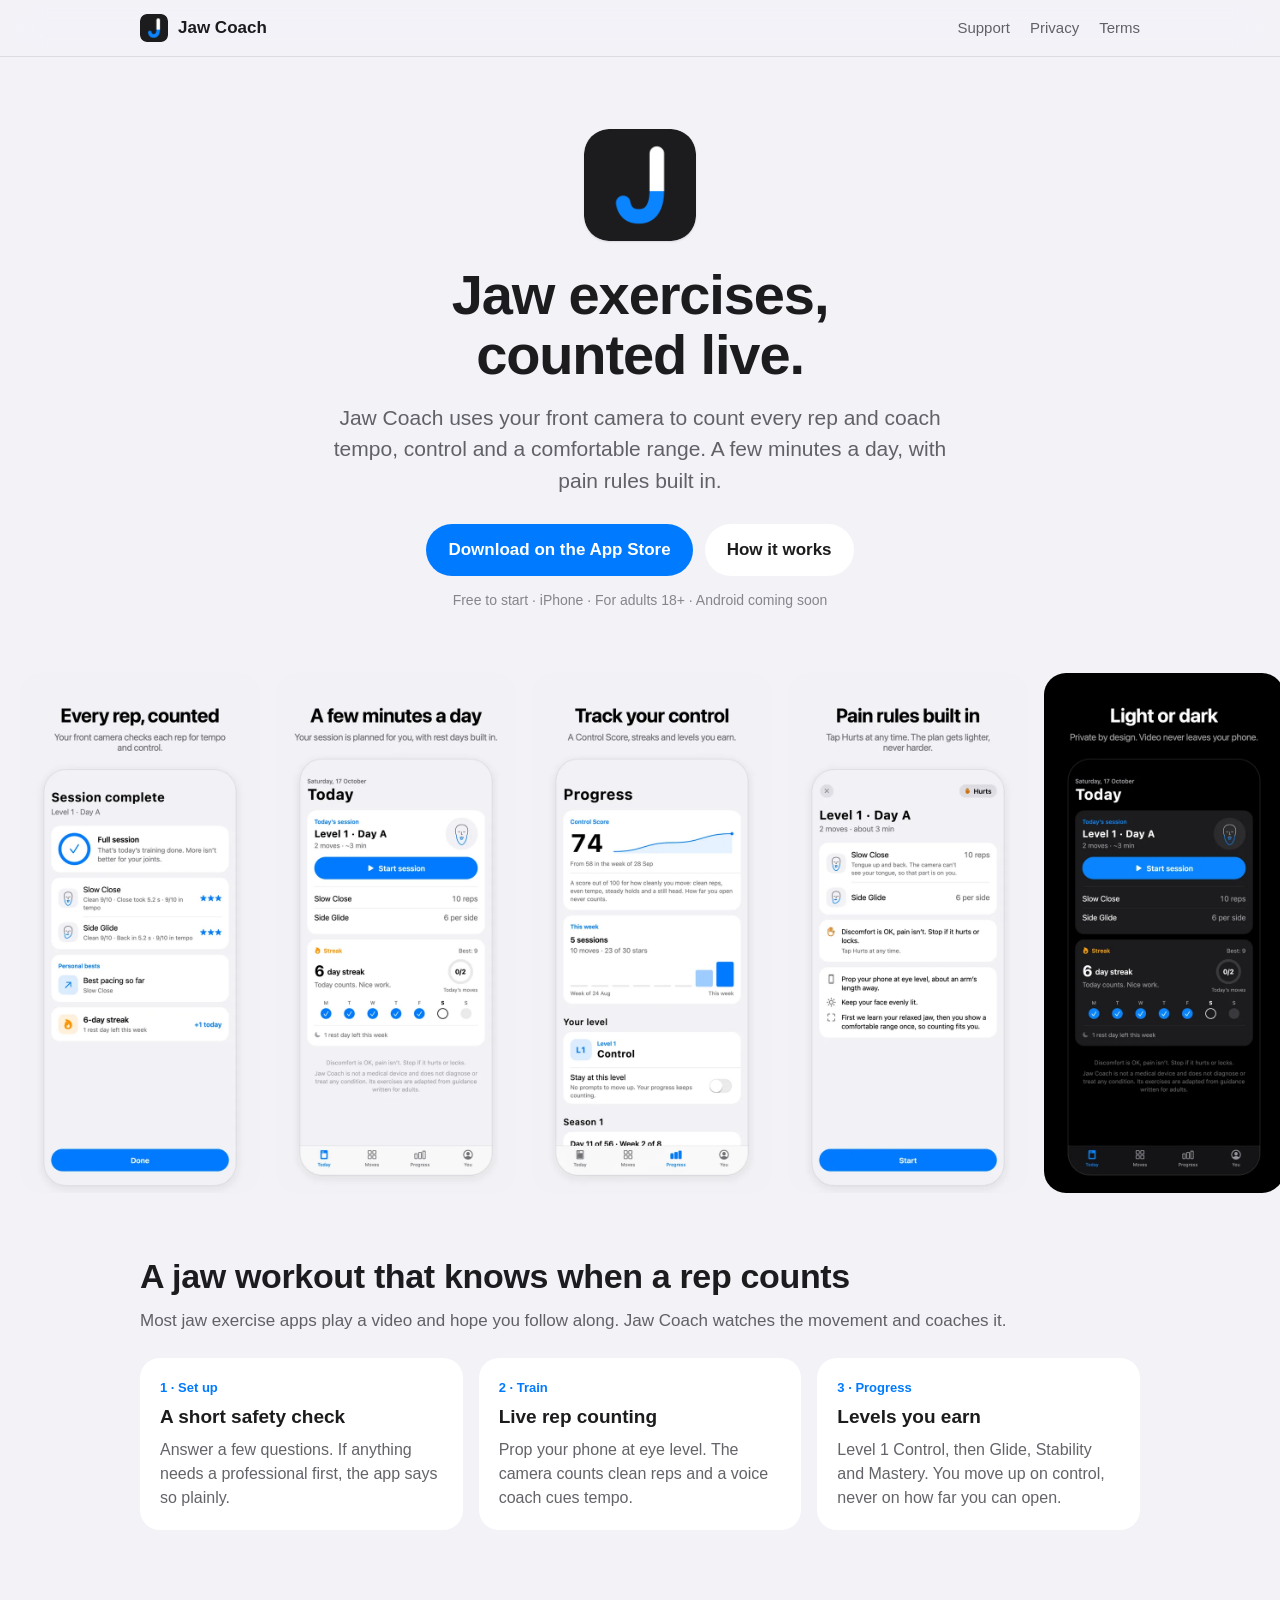
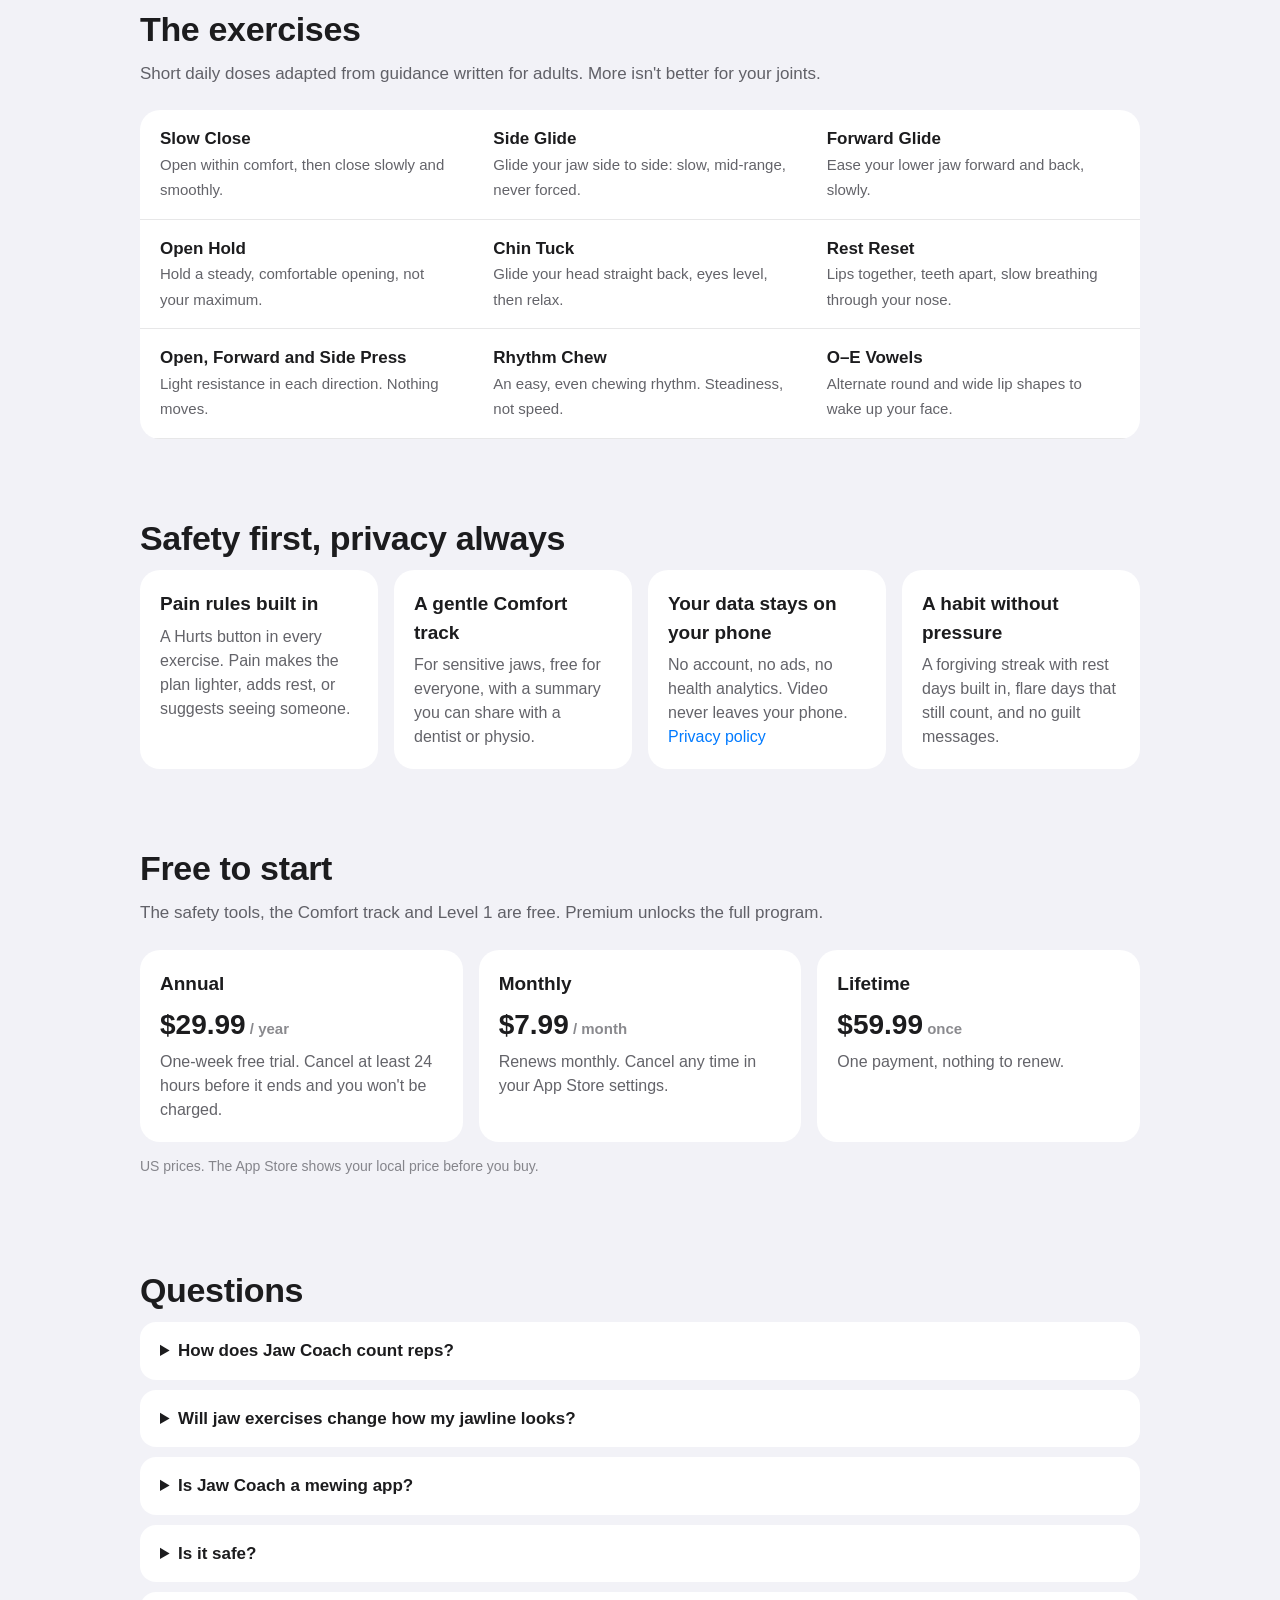
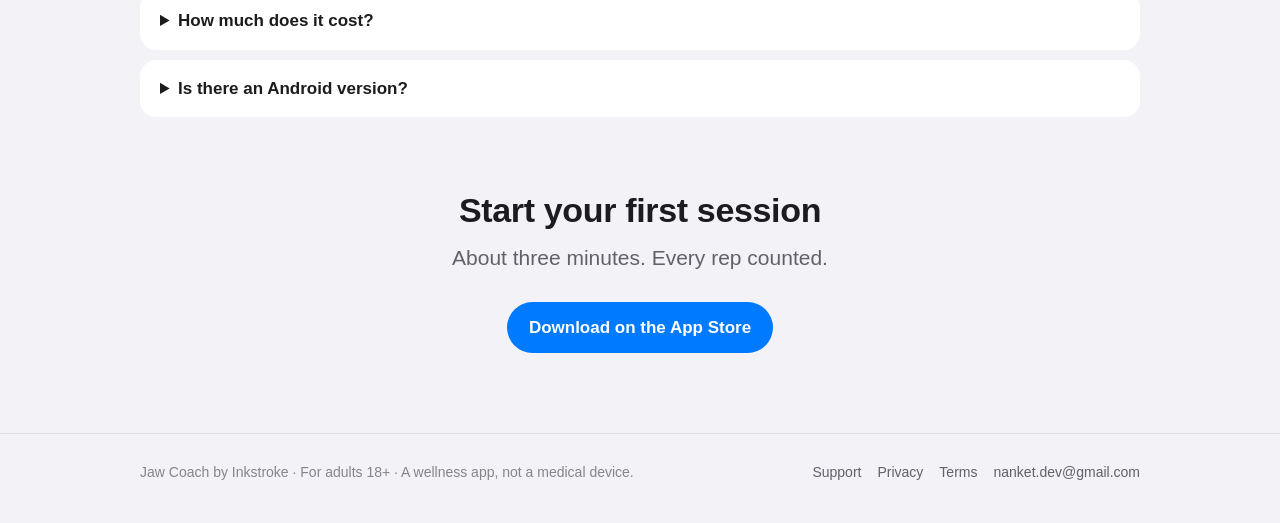
<file: index.html>
<!doctype html>
<html lang="en">
<head>
<meta charset="utf-8">
<meta name="viewport" content="width=device-width, initial-scale=1">
<title>Jaw Coach: Jaw Exercises with Live Rep Counting</title>
<meta name="description" content="Jaw Coach counts your jaw exercise reps live with your iPhone&#x27;s front camera and coaches tempo, control and comfort. A few minutes a day, pain rules built in, data on your phone.">
<link rel="canonical" href="https://nanket.github.io/jaw-coach/">
<meta name="theme-color" content="#f2f2f7" media="(prefers-color-scheme: light)">
<meta name="theme-color" content="#000000" media="(prefers-color-scheme: dark)">
<meta property="og:type" content="website">
<meta property="og:site_name" content="Jaw Coach">
<meta property="og:title" content="Jaw Coach: Jaw Exercises with Live Rep Counting">
<meta property="og:description" content="Jaw Coach counts your jaw exercise reps live with your iPhone&#x27;s front camera and coaches tempo, control and comfort. A few minutes a day, pain rules built in, data on your phone.">
<meta property="og:url" content="https://nanket.github.io/jaw-coach/">
<meta property="og:image" content="https://nanket.github.io/jaw-coach/assets/og.png">
<meta property="og:image:width" content="1200">
<meta property="og:image:height" content="630">
<meta name="twitter:card" content="summary_large_image">
<meta name="apple-itunes-app" content="app-id=6823648145">
<link rel="icon" href="favicon.ico" sizes="any">
<link rel="icon" type="image/png" href="favicon-32.png" sizes="32x32">
<link rel="apple-touch-icon" href="apple-touch-icon.png">
<link rel="stylesheet" href="assets/style.css">
<script type="application/ld+json">{"@context": "https://schema.org", "@type": "MobileApplication", "name": "Jaw Coach: Live Jaw Trainer", "alternateName": "Jaw Coach", "description": "Jaw exercises with live rep counting from your front camera, tempo coaching and pain rules built in.", "operatingSystem": "iOS 15.0 or later", "applicationCategory": "HealthApplication", "url": "https://nanket.github.io/jaw-coach/", "downloadUrl": "https://apps.apple.com/app/id6823648145", "image": "https://nanket.github.io/jaw-coach/assets/icon-512.png", "screenshot": ["https://nanket.github.io/jaw-coach/assets/screens/01-counted.webp", "https://nanket.github.io/jaw-coach/assets/screens/02-today.webp", "https://nanket.github.io/jaw-coach/assets/screens/03-progress.webp"], "offers": {"@type": "Offer", "price": "0", "priceCurrency": "USD"}, "author": {"@type": "Organization", "name": "Inkstroke", "email": "nanket.dev@gmail.com"}, "contentRating": "Ages 18+"}</script>
<script type="application/ld+json">{"@context": "https://schema.org", "@type": "FAQPage", "mainEntity": [{"@type": "Question", "name": "How does Jaw Coach count reps?", "acceptedAnswer": {"@type": "Answer", "text": "It uses your iPhone's front camera to follow your jaw and counts a rep only when the movement is real. It also checks tempo and steadiness. The camera frames are processed on your phone and are never saved or sent anywhere."}}, {"@type": "Question", "name": "Will jaw exercises change how my jawline looks?", "acceptedAnswer": {"@type": "Answer", "text": "Jaw Coach doesn't promise that. It trains what can actually be trained: slow, controlled movement, a comfortable range, steadiness and a daily habit, with an honest record of what you did."}}, {"@type": "Question", "name": "Is Jaw Coach a mewing app?", "acceptedAnswer": {"@type": "Answer", "text": "No. Jaw Coach coaches guided jaw movement exercises. The American Association of Orthodontists says there is no evidence for mewing."}}, {"@type": "Question", "name": "Is it safe?", "acceptedAnswer": {"@type": "Answer", "text": "There's a short safety check before you start, a Hurts button in every exercise, and a gentle Comfort track for sensitive jaws. Pain changes the plan to lighter days or rest. Jaw Coach is not a medical device; if you have a jaw problem, ask a professional first."}}, {"@type": "Question", "name": "How much does it cost?", "acceptedAnswer": {"@type": "Answer", "text": "The safety tools, the Comfort track and Level 1 are free. Premium unlocks the full program: $7.99 a month, $29.99 a year with a one-week free trial, or $59.99 once for lifetime access (US prices; your store shows local prices)."}}, {"@type": "Question", "name": "Is there an Android version?", "acceptedAnswer": {"@type": "Answer", "text": "Jaw Coach is on iPhone first. An Android version for Google Play is on the way."}}]}</script>
</head>
<body>
<a class="skip" href="#main">Skip to content</a>
<header class="site"><div class="wrap">
<a class="brand" href="./"><img src="assets/icon-512.png" alt="" width="28" height="28">Jaw Coach</a>
<nav class="top" aria-label="Site"><a href="support/">Support</a><a href="privacy/">Privacy</a><a href="terms/">Terms</a></nav>
</div></header>
<main id="main">

<div class="wrap">
<section class="hero">
<img class="icon" src="assets/icon-512.png" alt="Jaw Coach app icon" width="112" height="112">
<h1>Jaw exercises,<br>counted live.</h1>
<p class="lead">Jaw Coach uses your front camera to count every rep and coach tempo, control and a comfortable range. A few minutes a day, with pain rules built in.</p>
<div class="cta">
<a class="btn" href="https://apps.apple.com/app/id6823648145">Download on the App Store</a>
<a class="btn secondary" href="#how">How it works</a>
</div>
<p class="note">Free to start · iPhone · For adults 18+ · Android coming soon</p>
</section>
</div>

<div class="shots" role="list" aria-label="App screenshots">
<img role="listitem" src="assets/screens/01-counted.webp" width="240" height="520" alt="Session complete: every rep counted for tempo and control" loading="lazy">
<img role="listitem" src="assets/screens/02-today.webp" width="240" height="520" alt="Today: a few minutes a day, planned for you" loading="lazy">
<img role="listitem" src="assets/screens/03-progress.webp" width="240" height="520" alt="Progress: a Control Score, streaks and levels you earn" loading="lazy">
<img role="listitem" src="assets/screens/04-safety.webp" width="240" height="520" alt="Pain rules built in: tap Hurts at any time" loading="lazy">
<img role="listitem" src="assets/screens/05-dark.webp" width="240" height="520" alt="Light or dark: private by design" loading="lazy">
</div>

<div class="wrap">

<section id="how">
<h2>A jaw workout that knows when a rep counts</h2>
<p class="sub">Most jaw exercise apps play a video and hope you follow along. Jaw Coach watches the movement and coaches it.</p>
<div class="grid">
<div class="card"><div class="step">1 · Set up</div><h3>A short safety check</h3><p>Answer a few questions. If anything needs a professional first, the app says so plainly.</p></div>
<div class="card"><div class="step">2 · Train</div><h3>Live rep counting</h3><p>Prop your phone at eye level. The camera counts clean reps and a voice coach cues tempo.</p></div>
<div class="card"><div class="step">3 · Progress</div><h3>Levels you earn</h3><p>Level 1 Control, then Glide, Stability and Mastery. You move up on control, never on how far you can open.</p></div>
</div>
</section>

<section id="exercises">
<h2>The exercises</h2>
<p class="sub">Short daily doses adapted from guidance written for adults. More isn't better for your joints.</p>
<div class="moves">
<div><strong>Slow Close</strong><span>Open within comfort, then close slowly and smoothly.</span></div><div><strong>Side Glide</strong><span>Glide your jaw side to side: slow, mid-range, never forced.</span></div><div><strong>Forward Glide</strong><span>Ease your lower jaw forward and back, slowly.</span></div><div><strong>Open Hold</strong><span>Hold a steady, comfortable opening, not your maximum.</span></div><div><strong>Chin Tuck</strong><span>Glide your head straight back, eyes level, then relax.</span></div><div><strong>Rest Reset</strong><span>Lips together, teeth apart, slow breathing through your nose.</span></div><div><strong>Open, Forward and Side Press</strong><span>Light resistance in each direction. Nothing moves.</span></div><div><strong>Rhythm Chew</strong><span>An easy, even chewing rhythm. Steadiness, not speed.</span></div><div><strong>O–E Vowels</strong><span>Alternate round and wide lip shapes to wake up your face.</span></div>
</div>
</section>

<section id="safety">
<h2>Safety first, privacy always</h2>
<div class="grid">
<div class="card"><h3>Pain rules built in</h3><p>A Hurts button in every exercise. Pain makes the plan lighter, adds rest, or suggests seeing someone.</p></div>
<div class="card"><h3>A gentle Comfort track</h3><p>For sensitive jaws, free for everyone, with a summary you can share with a dentist or physio.</p></div>
<div class="card"><h3>Your data stays on your phone</h3><p>No account, no ads, no health analytics. Video never leaves your phone. <a href="privacy/">Privacy policy</a></p></div>
<div class="card"><h3>A habit without pressure</h3><p>A forgiving streak with rest days built in, flare days that still count, and no guilt messages.</p></div>
</div>
</section>

<section id="pricing">
<h2>Free to start</h2>
<p class="sub">The safety tools, the Comfort track and Level 1 are free. Premium unlocks the full program.</p>
<div class="grid">
<div class="card"><h3>Annual</h3><div class="price">$29.99<span class="meta"> / year</span></div><p>One-week free trial. Cancel at least 24 hours before it ends and you won't be charged.</p></div>
<div class="card"><h3>Monthly</h3><div class="price">$7.99<span class="meta"> / month</span></div><p>Renews monthly. Cancel any time in your App Store settings.</p></div>
<div class="card"><h3>Lifetime</h3><div class="price">$59.99<span class="meta"> once</span></div><p>One payment, nothing to renew.</p></div>
</div>
<p class="note">US prices. The App Store shows your local price before you buy.</p>
</section>

<section id="faq">
<h2>Questions</h2>
<details><summary>How does Jaw Coach count reps?</summary><p>It uses your iPhone&#x27;s front camera to follow your jaw and counts a rep only when the movement is real. It also checks tempo and steadiness. The camera frames are processed on your phone and are never saved or sent anywhere.</p></details><details><summary>Will jaw exercises change how my jawline looks?</summary><p>Jaw Coach doesn&#x27;t promise that. It trains what can actually be trained: slow, controlled movement, a comfortable range, steadiness and a daily habit, with an honest record of what you did.</p></details><details><summary>Is Jaw Coach a mewing app?</summary><p>No. Jaw Coach coaches guided jaw movement exercises. The American Association of Orthodontists says there is no evidence for mewing. <a href="https://aaoinfo.org/whats-trending/is-mewing-bad-for-you/" rel="noopener">Read the AAO article</a>.</p></details><details><summary>Is it safe?</summary><p>There&#x27;s a short safety check before you start, a Hurts button in every exercise, and a gentle Comfort track for sensitive jaws. Pain changes the plan to lighter days or rest. Jaw Coach is not a medical device; if you have a jaw problem, ask a professional first.</p></details><details><summary>How much does it cost?</summary><p>The safety tools, the Comfort track and Level 1 are free. Premium unlocks the full program: $7.99 a month, $29.99 a year with a one-week free trial, or $59.99 once for lifetime access (US prices; your store shows local prices).</p></details><details><summary>Is there an Android version?</summary><p>Jaw Coach is on iPhone first. An Android version for Google Play is on the way.</p></details>
</section>

<section class="hero" style="padding-top:24px">
<h2>Start your first session</h2>
<p class="lead">About three minutes. Every rep counted.</p>
<div class="cta"><a class="btn" href="https://apps.apple.com/app/id6823648145">Download on the App Store</a></div>
</section>
</div>

</main>
<footer class="site"><div class="wrap">
<span>Jaw Coach by Inkstroke · For adults 18+ · A wellness app, not a medical device.</span>
<nav aria-label="Footer"><a href="support/">Support</a><a href="privacy/">Privacy</a><a href="terms/">Terms</a><a href="mailto:nanket.dev@gmail.com">nanket.dev@gmail.com</a></nav>
</div></footer>
</body>
</html>
</file>
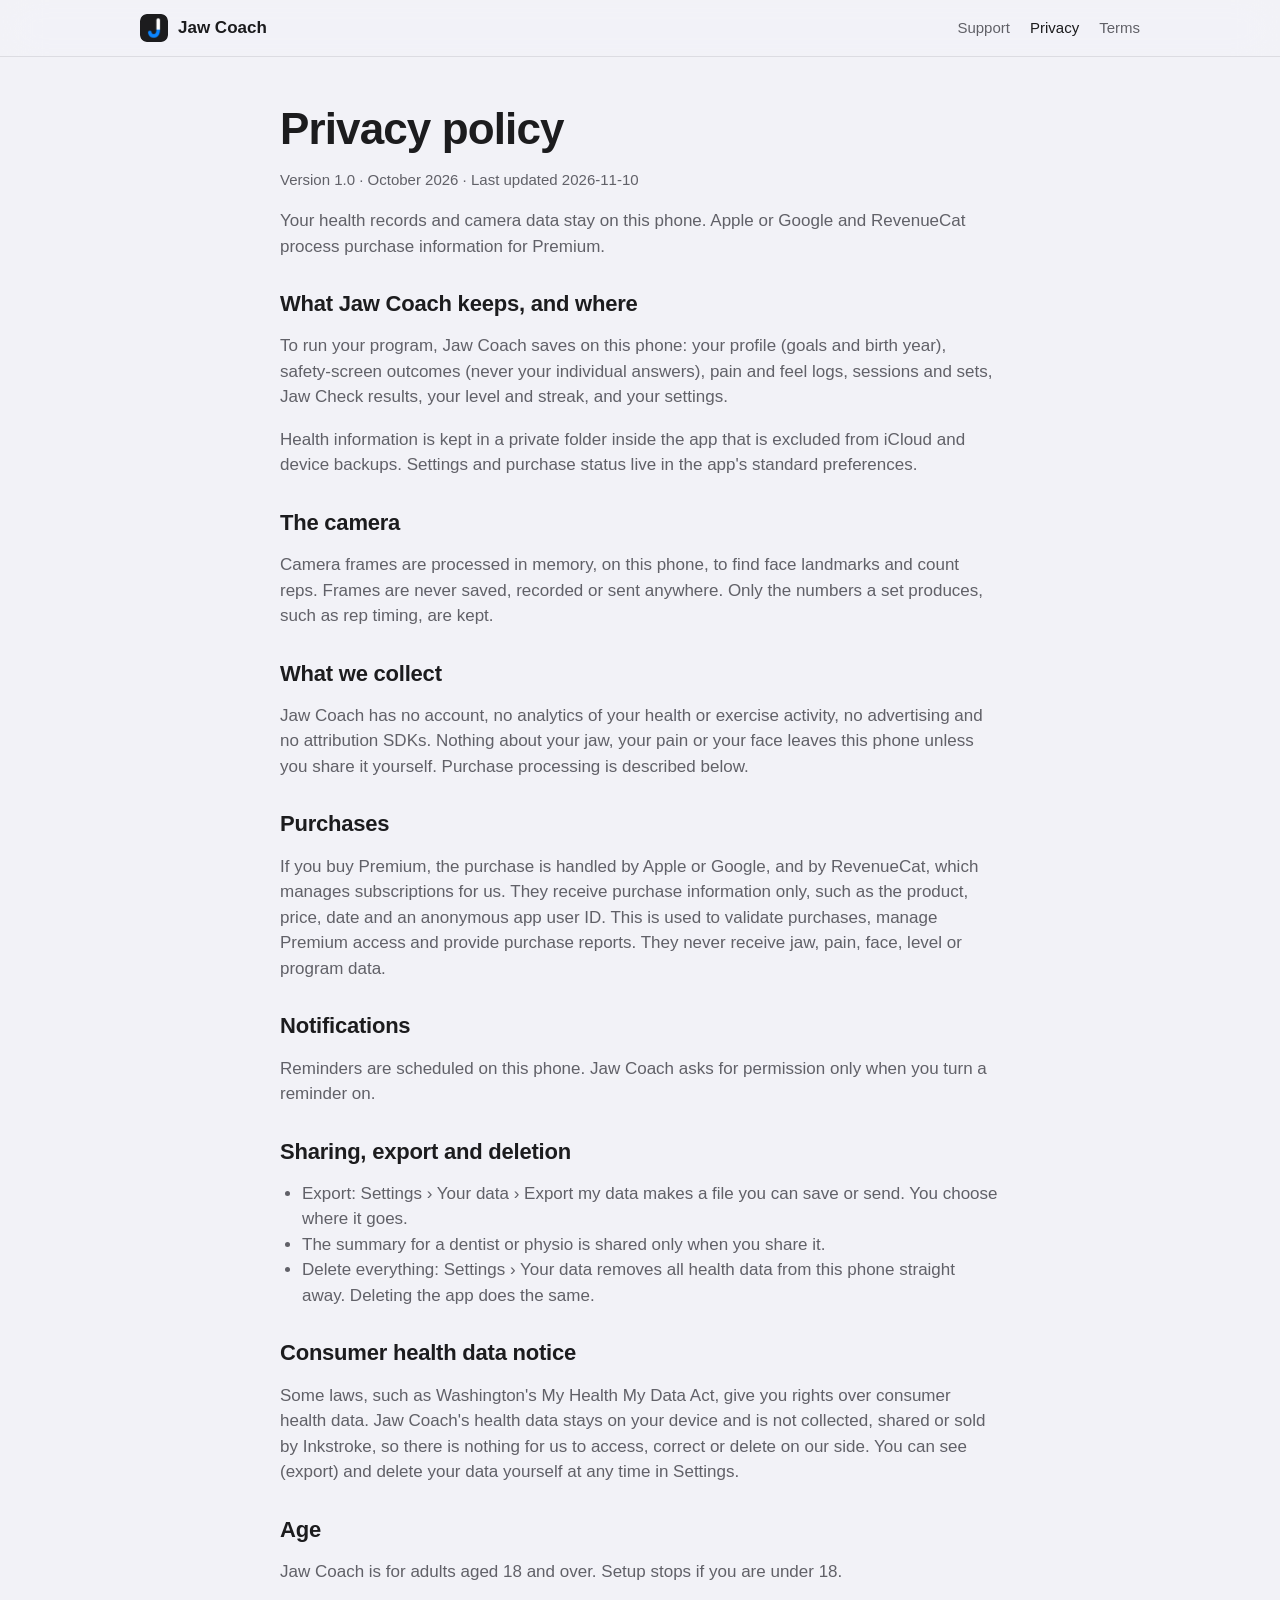
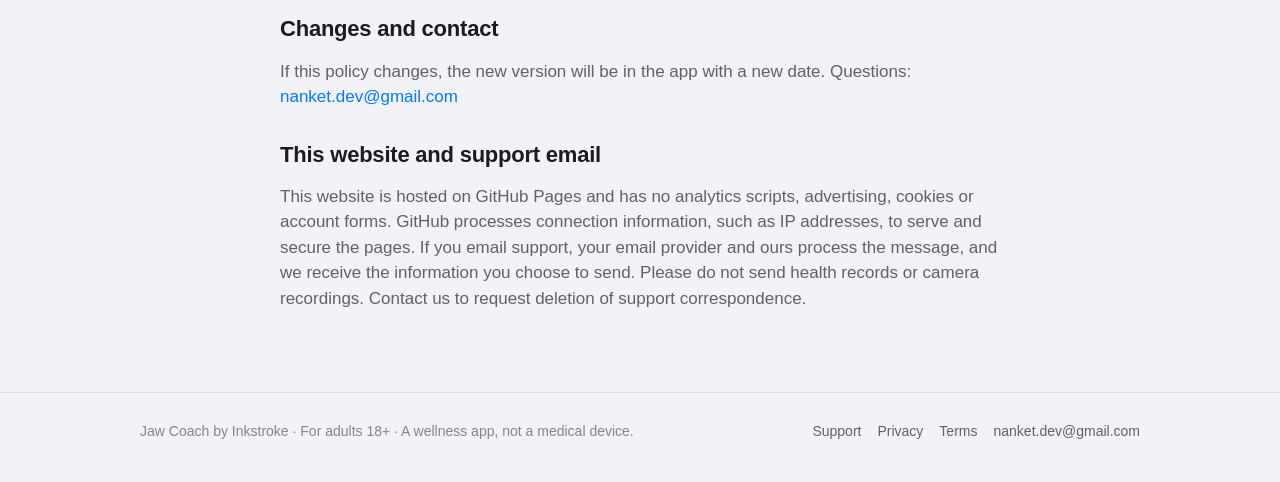
<file: privacy/index.html>
<!doctype html>
<html lang="en">
<head>
<meta charset="utf-8">
<meta name="viewport" content="width=device-width, initial-scale=1">
<title>Privacy policy · Jaw Coach</title>
<meta name="description" content="Jaw Coach keeps your health records and camera data on your phone. No account, no ads, no health analytics. Read what is stored and how purchases are processed.">
<link rel="canonical" href="https://nanket.github.io/jaw-coach/privacy/">
<meta name="theme-color" content="#f2f2f7" media="(prefers-color-scheme: light)">
<meta name="theme-color" content="#000000" media="(prefers-color-scheme: dark)">
<meta property="og:type" content="website">
<meta property="og:site_name" content="Jaw Coach">
<meta property="og:title" content="Privacy policy · Jaw Coach">
<meta property="og:description" content="Jaw Coach keeps your health records and camera data on your phone. No account, no ads, no health analytics. Read what is stored and how purchases are processed.">
<meta property="og:url" content="https://nanket.github.io/jaw-coach/privacy/">
<meta property="og:image" content="https://nanket.github.io/jaw-coach/assets/og.png">
<meta property="og:image:width" content="1200">
<meta property="og:image:height" content="630">
<meta name="twitter:card" content="summary_large_image">
<meta name="apple-itunes-app" content="app-id=6823648145">
<link rel="icon" href="../favicon.ico" sizes="any">
<link rel="icon" type="image/png" href="../favicon-32.png" sizes="32x32">
<link rel="apple-touch-icon" href="../apple-touch-icon.png">
<link rel="stylesheet" href="../assets/style.css">
</head>
<body>
<a class="skip" href="#main">Skip to content</a>
<header class="site"><div class="wrap">
<a class="brand" href="../"><img src="../assets/icon-512.png" alt="" width="28" height="28">Jaw Coach</a>
<nav class="top" aria-label="Site"><a href="../support/">Support</a><a href="../privacy/" aria-current="page">Privacy</a><a href="../terms/">Terms</a></nav>
</div></header>
<main id="main">

<div class="wrap narrow doc">
<h1>Privacy policy</h1>
<p class="meta">Version 1.0 · October 2026 · Last updated 2026-11-10</p>
<p>Your health records and camera data stay on this phone. Apple or Google and RevenueCat process purchase information for Premium.</p>
<h2>What Jaw Coach keeps, and where</h2>
<p>To run your program, Jaw Coach saves on this phone: your profile (goals and birth year), safety-screen outcomes (never your individual answers), pain and feel logs, sessions and sets, Jaw Check results, your level and streak, and your settings.</p>
<p>Health information is kept in a private folder inside the app that is excluded from iCloud and device backups. Settings and purchase status live in the app's standard preferences.</p>
<h2>The camera</h2>
<p>Camera frames are processed in memory, on this phone, to find face landmarks and count reps. Frames are never saved, recorded or sent anywhere. Only the numbers a set produces, such as rep timing, are kept.</p>
<h2>What we collect</h2>
<p>Jaw Coach has no account, no analytics of your health or exercise activity, no advertising and no attribution SDKs. Nothing about your jaw, your pain or your face leaves this phone unless you share it yourself. Purchase processing is described below.</p>
<h2>Purchases</h2>
<p>If you buy Premium, the purchase is handled by Apple or Google, and by RevenueCat, which manages subscriptions for us. They receive purchase information only, such as the product, price, date and an anonymous app user ID. This is used to validate purchases, manage Premium access and provide purchase reports. They never receive jaw, pain, face, level or program data.</p>
<h2>Notifications</h2>
<p>Reminders are scheduled on this phone. Jaw Coach asks for permission only when you turn a reminder on.</p>
<h2>Sharing, export and deletion</h2>
<ul>
<li>Export: Settings › Your data › Export my data makes a file you can save or send. You choose where it goes.</li>
<li>The summary for a dentist or physio is shared only when you share it.</li>
<li>Delete everything: Settings › Your data removes all health data from this phone straight away. Deleting the app does the same.</li>
</ul>
<h2>Consumer health data notice</h2>
<p>Some laws, such as Washington's My Health My Data Act, give you rights over consumer health data. Jaw Coach's health data stays on your device and is not collected, shared or sold by Inkstroke, so there is nothing for us to access, correct or delete on our side. You can see (export) and delete your data yourself at any time in Settings.</p>
<h2>Age</h2>
<p>Jaw Coach is for adults aged 18 and over. Setup stops if you are under 18.</p>
<h2>Changes and contact</h2>
<p>If this policy changes, the new version will be in the app with a new date. Questions: <a href="mailto:nanket.dev@gmail.com">nanket.dev@gmail.com</a></p>
<h2>This website and support email</h2>
<p>This website is hosted on GitHub Pages and has no analytics scripts, advertising, cookies or account forms. GitHub processes connection information, such as IP addresses, to serve and secure the pages. If you email support, your email provider and ours process the message, and we receive the information you choose to send. Please do not send health records or camera recordings. Contact us to request deletion of support correspondence.</p>
</div>

</main>
<footer class="site"><div class="wrap">
<span>Jaw Coach by Inkstroke · For adults 18+ · A wellness app, not a medical device.</span>
<nav aria-label="Footer"><a href="../support/">Support</a><a href="../privacy/">Privacy</a><a href="../terms/">Terms</a><a href="mailto:nanket.dev@gmail.com">nanket.dev@gmail.com</a></nav>
</div></footer>
</body>
</html>
</file>
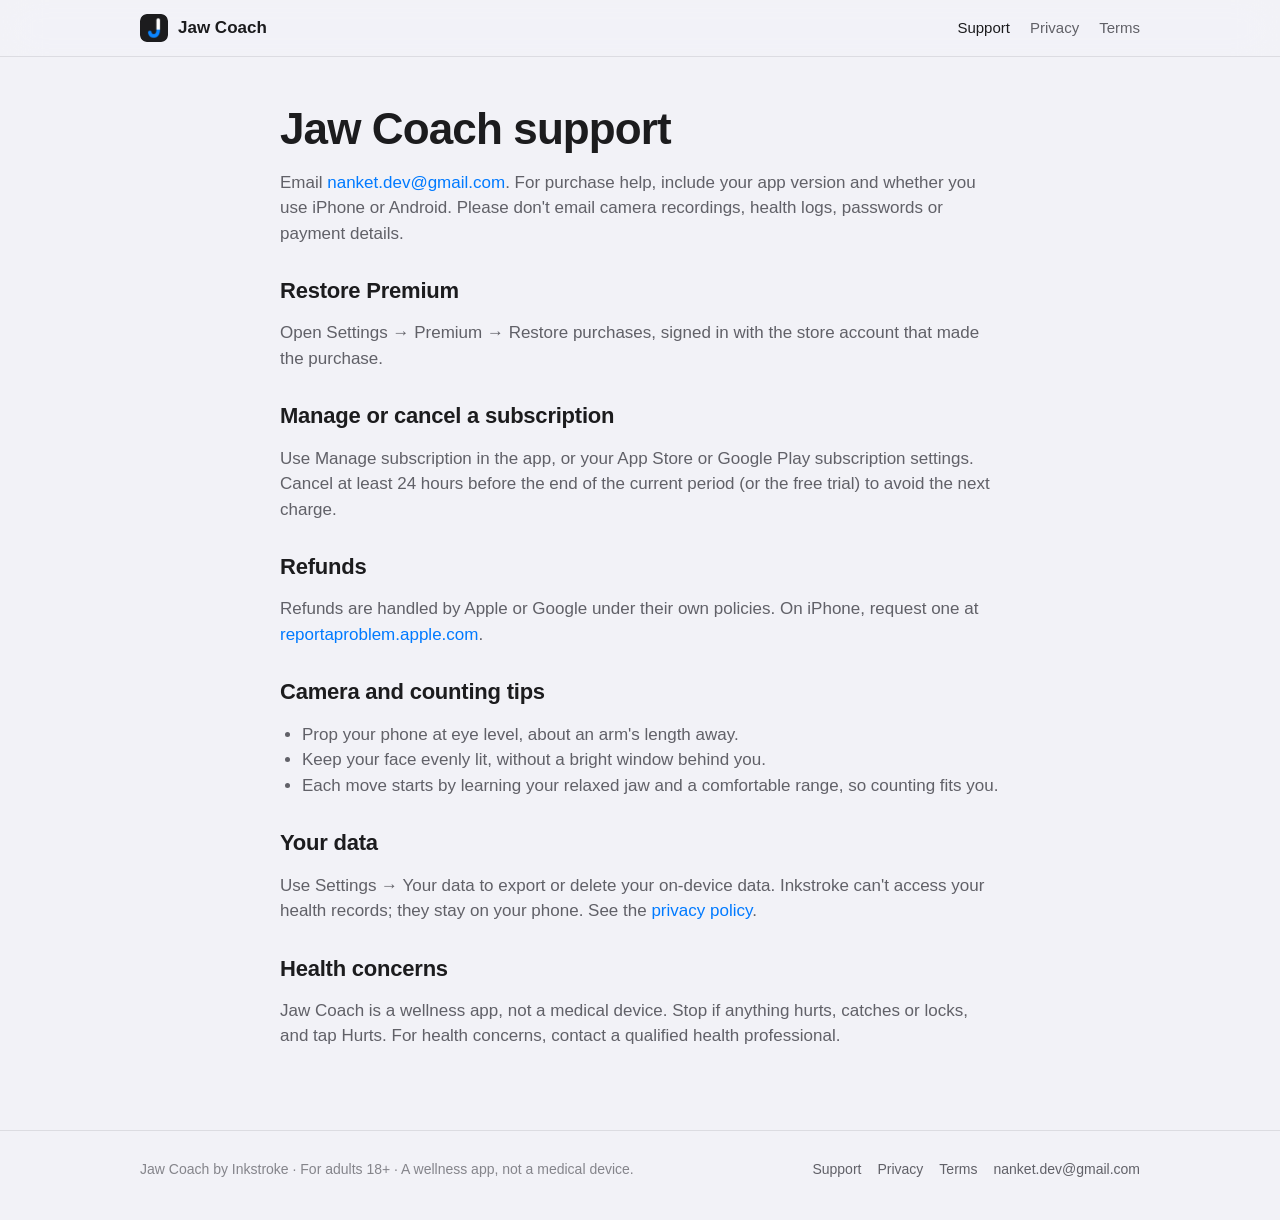
<file: support/index.html>
<!doctype html>
<html lang="en">
<head>
<meta charset="utf-8">
<meta name="viewport" content="width=device-width, initial-scale=1">
<title>Support · Jaw Coach</title>
<meta name="description" content="Help with Jaw Coach: restore Premium, manage or cancel a subscription, camera tips, and how to export or delete your data.">
<link rel="canonical" href="https://nanket.github.io/jaw-coach/support/">
<meta name="theme-color" content="#f2f2f7" media="(prefers-color-scheme: light)">
<meta name="theme-color" content="#000000" media="(prefers-color-scheme: dark)">
<meta property="og:type" content="website">
<meta property="og:site_name" content="Jaw Coach">
<meta property="og:title" content="Support · Jaw Coach">
<meta property="og:description" content="Help with Jaw Coach: restore Premium, manage or cancel a subscription, camera tips, and how to export or delete your data.">
<meta property="og:url" content="https://nanket.github.io/jaw-coach/support/">
<meta property="og:image" content="https://nanket.github.io/jaw-coach/assets/og.png">
<meta property="og:image:width" content="1200">
<meta property="og:image:height" content="630">
<meta name="twitter:card" content="summary_large_image">
<meta name="apple-itunes-app" content="app-id=6823648145">
<link rel="icon" href="../favicon.ico" sizes="any">
<link rel="icon" type="image/png" href="../favicon-32.png" sizes="32x32">
<link rel="apple-touch-icon" href="../apple-touch-icon.png">
<link rel="stylesheet" href="../assets/style.css">
</head>
<body>
<a class="skip" href="#main">Skip to content</a>
<header class="site"><div class="wrap">
<a class="brand" href="../"><img src="../assets/icon-512.png" alt="" width="28" height="28">Jaw Coach</a>
<nav class="top" aria-label="Site"><a href="../support/" aria-current="page">Support</a><a href="../privacy/">Privacy</a><a href="../terms/">Terms</a></nav>
</div></header>
<main id="main">

<div class="wrap narrow doc">
<h1>Jaw Coach support</h1>
<p>Email <a href="mailto:nanket.dev@gmail.com">nanket.dev@gmail.com</a>. For purchase help, include your app version and whether you use iPhone or Android. Please don't email camera recordings, health logs, passwords or payment details.</p>
<h2>Restore Premium</h2>
<p>Open Settings → Premium → Restore purchases, signed in with the store account that made the purchase.</p>
<h2>Manage or cancel a subscription</h2>
<p>Use Manage subscription in the app, or your App Store or Google Play subscription settings. Cancel at least 24 hours before the end of the current period (or the free trial) to avoid the next charge.</p>
<h2>Refunds</h2>
<p>Refunds are handled by Apple or Google under their own policies. On iPhone, request one at <a href="https://reportaproblem.apple.com" rel="noopener">reportaproblem.apple.com</a>.</p>
<h2>Camera and counting tips</h2>
<ul>
<li>Prop your phone at eye level, about an arm's length away.</li>
<li>Keep your face evenly lit, without a bright window behind you.</li>
<li>Each move starts by learning your relaxed jaw and a comfortable range, so counting fits you.</li>
</ul>
<h2>Your data</h2>
<p>Use Settings → Your data to export or delete your on-device data. Inkstroke can't access your health records; they stay on your phone. See the <a href="../privacy/">privacy policy</a>.</p>
<h2>Health concerns</h2>
<p>Jaw Coach is a wellness app, not a medical device. Stop if anything hurts, catches or locks, and tap Hurts. For health concerns, contact a qualified health professional.</p>
</div>

</main>
<footer class="site"><div class="wrap">
<span>Jaw Coach by Inkstroke · For adults 18+ · A wellness app, not a medical device.</span>
<nav aria-label="Footer"><a href="../support/">Support</a><a href="../privacy/">Privacy</a><a href="../terms/">Terms</a><a href="mailto:nanket.dev@gmail.com">nanket.dev@gmail.com</a></nav>
</div></footer>
</body>
</html>
</file>
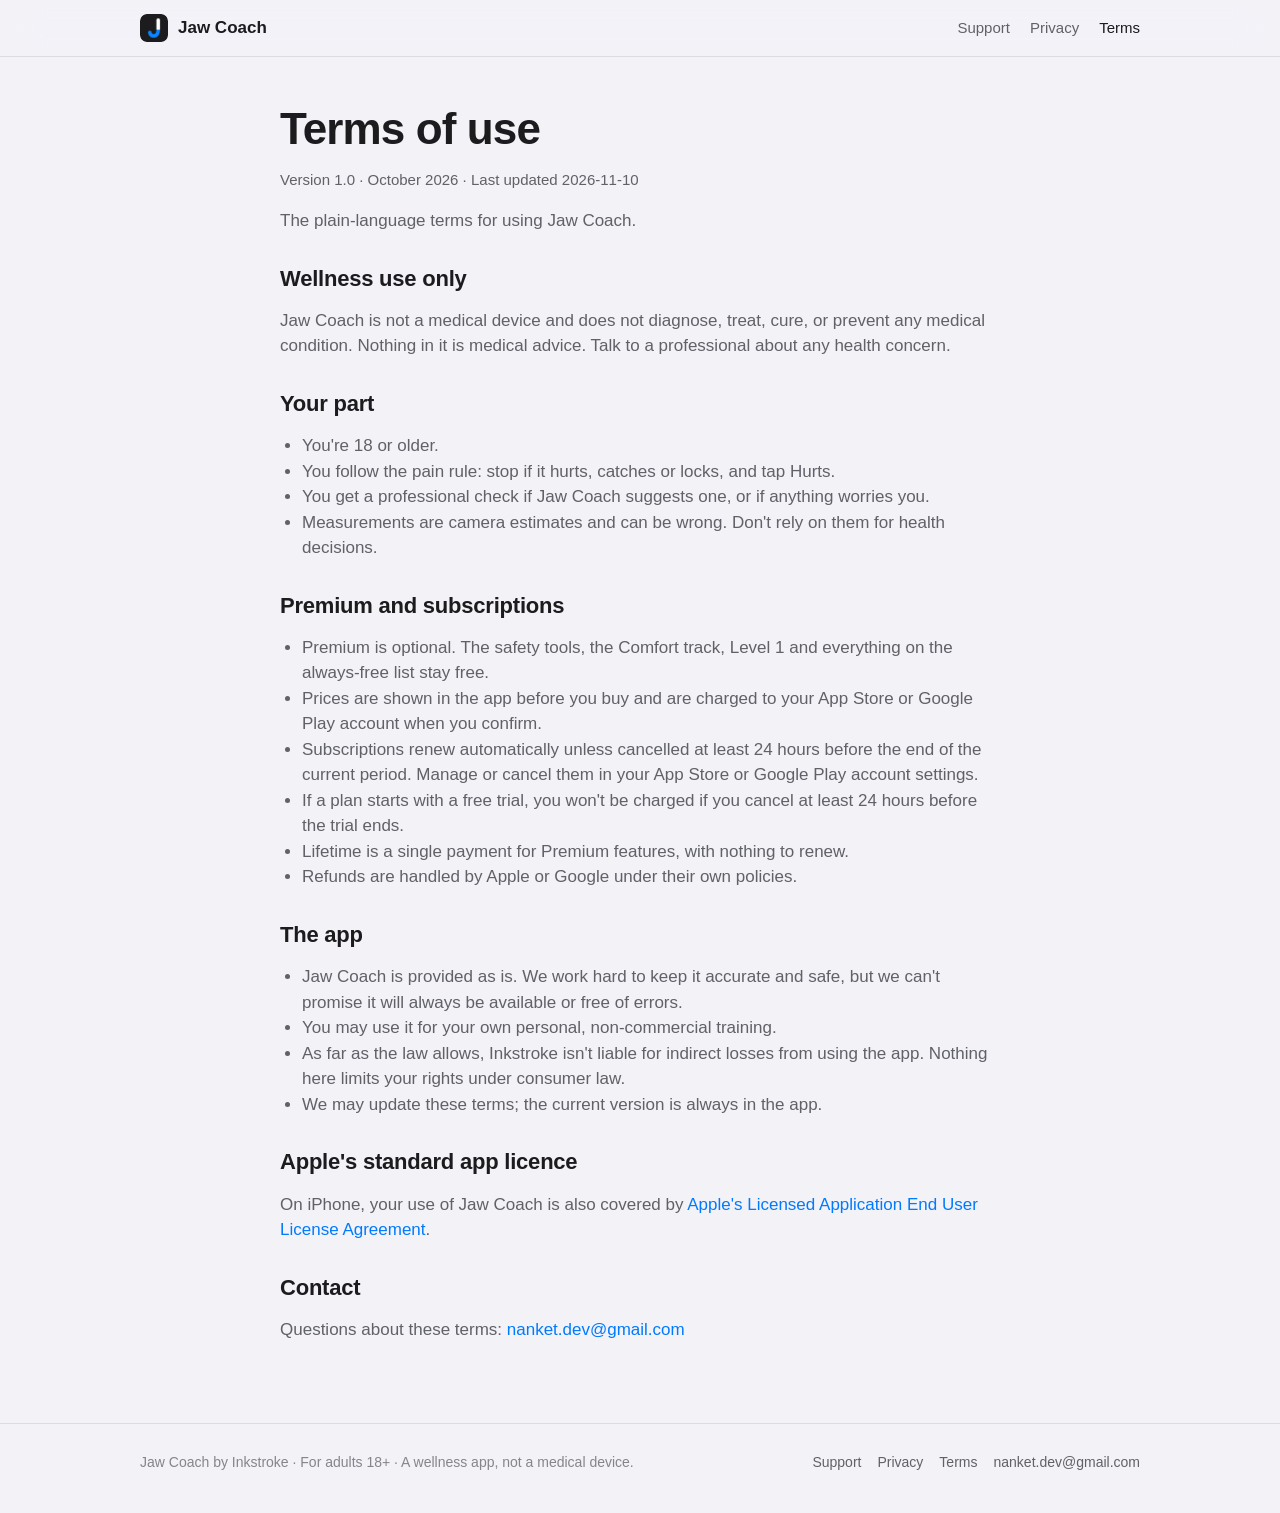
<file: terms/index.html>
<!doctype html>
<html lang="en">
<head>
<meta charset="utf-8">
<meta name="viewport" content="width=device-width, initial-scale=1">
<title>Terms of use · Jaw Coach</title>
<meta name="description" content="The plain-language terms for Jaw Coach: wellness use only, subscriptions and free trials, refunds and your part in training safely.">
<link rel="canonical" href="https://nanket.github.io/jaw-coach/terms/">
<meta name="theme-color" content="#f2f2f7" media="(prefers-color-scheme: light)">
<meta name="theme-color" content="#000000" media="(prefers-color-scheme: dark)">
<meta property="og:type" content="website">
<meta property="og:site_name" content="Jaw Coach">
<meta property="og:title" content="Terms of use · Jaw Coach">
<meta property="og:description" content="The plain-language terms for Jaw Coach: wellness use only, subscriptions and free trials, refunds and your part in training safely.">
<meta property="og:url" content="https://nanket.github.io/jaw-coach/terms/">
<meta property="og:image" content="https://nanket.github.io/jaw-coach/assets/og.png">
<meta property="og:image:width" content="1200">
<meta property="og:image:height" content="630">
<meta name="twitter:card" content="summary_large_image">
<meta name="apple-itunes-app" content="app-id=6823648145">
<link rel="icon" href="../favicon.ico" sizes="any">
<link rel="icon" type="image/png" href="../favicon-32.png" sizes="32x32">
<link rel="apple-touch-icon" href="../apple-touch-icon.png">
<link rel="stylesheet" href="../assets/style.css">
</head>
<body>
<a class="skip" href="#main">Skip to content</a>
<header class="site"><div class="wrap">
<a class="brand" href="../"><img src="../assets/icon-512.png" alt="" width="28" height="28">Jaw Coach</a>
<nav class="top" aria-label="Site"><a href="../support/">Support</a><a href="../privacy/">Privacy</a><a href="../terms/" aria-current="page">Terms</a></nav>
</div></header>
<main id="main">

<div class="wrap narrow doc">
<h1>Terms of use</h1>
<p class="meta">Version 1.0 · October 2026 · Last updated 2026-11-10</p>
<p>The plain-language terms for using Jaw Coach.</p>
<h2>Wellness use only</h2>
<p>Jaw Coach is not a medical device and does not diagnose, treat, cure, or prevent any medical condition. Nothing in it is medical advice. Talk to a professional about any health concern.</p>
<h2>Your part</h2>
<ul>
<li>You're 18 or older.</li>
<li>You follow the pain rule: stop if it hurts, catches or locks, and tap Hurts.</li>
<li>You get a professional check if Jaw Coach suggests one, or if anything worries you.</li>
<li>Measurements are camera estimates and can be wrong. Don't rely on them for health decisions.</li>
</ul>
<h2>Premium and subscriptions</h2>
<ul>
<li>Premium is optional. The safety tools, the Comfort track, Level 1 and everything on the always-free list stay free.</li>
<li>Prices are shown in the app before you buy and are charged to your App Store or Google Play account when you confirm.</li>
<li>Subscriptions renew automatically unless cancelled at least 24 hours before the end of the current period. Manage or cancel them in your App Store or Google Play account settings.</li>
<li>If a plan starts with a free trial, you won't be charged if you cancel at least 24 hours before the trial ends.</li>
<li>Lifetime is a single payment for Premium features, with nothing to renew.</li>
<li>Refunds are handled by Apple or Google under their own policies.</li>
</ul>
<h2>The app</h2>
<ul>
<li>Jaw Coach is provided as is. We work hard to keep it accurate and safe, but we can't promise it will always be available or free of errors.</li>
<li>You may use it for your own personal, non-commercial training.</li>
<li>As far as the law allows, Inkstroke isn't liable for indirect losses from using the app. Nothing here limits your rights under consumer law.</li>
<li>We may update these terms; the current version is always in the app.</li>
</ul>
<h2>Apple's standard app licence</h2>
<p>On iPhone, your use of Jaw Coach is also covered by <a href="https://www.apple.com/legal/internet-services/itunes/dev/stdeula/" rel="noopener">Apple's Licensed Application End User License Agreement</a>.</p>
<h2>Contact</h2>
<p>Questions about these terms: <a href="mailto:nanket.dev@gmail.com">nanket.dev@gmail.com</a></p>
</div>

</main>
<footer class="site"><div class="wrap">
<span>Jaw Coach by Inkstroke · For adults 18+ · A wellness app, not a medical device.</span>
<nav aria-label="Footer"><a href="../support/">Support</a><a href="../privacy/">Privacy</a><a href="../terms/">Terms</a><a href="mailto:nanket.dev@gmail.com">nanket.dev@gmail.com</a></nav>
</div></footer>
</body>
</html>
</file>
<file: assets/style.css>
:root {
  --bg: #f2f2f7;
  --surface: #ffffff;
  --label: #1c1c1e;
  --secondary: #3c3c43cc;
  --tertiary: #3c3c4399;
  --separator: #3c3c431f;
  --tint: #007aff;
  --tint-soft: #007aff14;
  --caution: #ff9500;
  color-scheme: light dark;
}
@media (prefers-color-scheme: dark) {
  :root {
    --bg: #000000;
    --surface: #1c1c1e;
    --label: #ffffff;
    --secondary: #ebebf5bf;
    --tertiary: #ebebf599;
    --separator: #54545899;
    --tint: #0a84ff;
    --tint-soft: #0a84ff24;
  }
}
* { box-sizing: border-box; }
html { -webkit-text-size-adjust: 100%; }
body {
  margin: 0;
  background: var(--bg);
  color: var(--label);
  font: 17px/1.5 -apple-system, BlinkMacSystemFont, "SF Pro Text", "Segoe UI", Roboto, "Helvetica Neue", Arial, sans-serif;
}
a { color: var(--tint); text-decoration: none; }
a:hover { text-decoration: underline; }
img { max-width: 100%; height: auto; display: block; }
.skip { position: absolute; left: -999px; }
.skip:focus { left: 16px; top: 16px; background: var(--surface); padding: 8px 12px; border-radius: 8px; }
.wrap { max-width: 1040px; margin: 0 auto; padding: 0 20px; }
.narrow { max-width: 720px; }

header.site {
  position: sticky; top: 0; z-index: 10;
  background: color-mix(in srgb, var(--bg) 85%, transparent);
  backdrop-filter: saturate(180%) blur(20px);
  -webkit-backdrop-filter: saturate(180%) blur(20px);
  border-bottom: 1px solid var(--separator);
}
header.site .wrap { display: flex; align-items: center; justify-content: space-between; height: 56px; gap: 16px; }
.brand { display: flex; align-items: center; gap: 10px; color: var(--label); font-weight: 600; }
.brand:hover { text-decoration: none; }
.brand img { width: 28px; height: 28px; border-radius: 7px; }
nav.top { display: flex; gap: 20px; font-size: 15px; }
nav.top a { color: var(--secondary); }
nav.top a[aria-current="page"] { color: var(--label); }

.hero { padding: 72px 0 40px; text-align: center; }
.hero .icon { width: 112px; height: 112px; border-radius: 25px; margin: 0 auto 24px; box-shadow: 0 1px 2px #0000001a; }
h1 { font-size: clamp(36px, 6vw, 56px); line-height: 1.08; letter-spacing: -0.02em; margin: 0 0 16px; font-weight: 700; }
.lead { font-size: clamp(18px, 2.4vw, 21px); color: var(--secondary); max-width: 640px; margin: 0 auto 28px; }
.cta { display: flex; gap: 12px; justify-content: center; flex-wrap: wrap; }
.btn {
  display: inline-flex; align-items: center; gap: 8px;
  padding: 13px 22px; border-radius: 999px; font-weight: 600; font-size: 17px;
  background: var(--tint); color: #fff;
}
.btn:hover { text-decoration: none; filter: brightness(1.06); }
.btn.secondary { background: var(--surface); color: var(--label); }
.note { font-size: 14px; color: var(--tertiary); margin-top: 14px; }

.shots { display: flex; gap: 16px; overflow-x: auto; scroll-snap-type: x mandatory; padding: 8px 20px 24px; }
.shots img { width: 240px; flex: 0 0 auto; border-radius: 22px; scroll-snap-align: center; background: var(--surface); }
@media (min-width: 1320px) { .shots { justify-content: center; } }

section { padding: 40px 0; }
h2 { font-size: clamp(26px, 3.6vw, 34px); letter-spacing: -0.01em; line-height: 1.15; margin: 0 0 12px; }
h3 { font-size: 19px; margin: 0 0 6px; }
.sub { color: var(--secondary); margin: 0 0 24px; }
.grid { display: grid; gap: 16px; grid-template-columns: repeat(auto-fit, minmax(220px, 1fr)); }
.card { background: var(--surface); border-radius: 20px; padding: 20px; }
.card p { margin: 0; color: var(--secondary); font-size: 16px; }
.step { font-size: 13px; font-weight: 600; color: var(--tint); text-transform: none; margin-bottom: 6px; }
.moves { display: grid; gap: 0; grid-template-columns: repeat(auto-fit, minmax(300px, 1fr)); background: var(--surface); border-radius: 20px; overflow: hidden; }
.moves div { padding: 16px 20px; border-bottom: 1px solid var(--separator); }
.moves strong { display: block; }
.moves span { color: var(--secondary); font-size: 15px; }
.price { font-size: 28px; font-weight: 700; margin: 4px 0; }
details { background: var(--surface); border-radius: 16px; padding: 16px 20px; margin-bottom: 10px; }
summary { font-weight: 600; cursor: pointer; }
details p { color: var(--secondary); margin: 10px 0 0; }

.doc { padding: 48px 0 24px; }
.doc h1 { font-size: clamp(32px, 5vw, 44px); }
.doc h2 { font-size: 22px; margin-top: 32px; }
.doc p, .doc li { color: var(--secondary); }
.doc ul { padding-left: 22px; }
.meta { font-size: 15px; color: var(--tertiary); }

footer.site { border-top: 1px solid var(--separator); padding: 28px 0 40px; margin-top: 40px; font-size: 14px; color: var(--tertiary); }
footer.site .wrap { display: flex; flex-wrap: wrap; justify-content: space-between; gap: 12px; }
footer.site nav { display: flex; gap: 16px; }
footer.site a { color: var(--secondary); }
</file>
